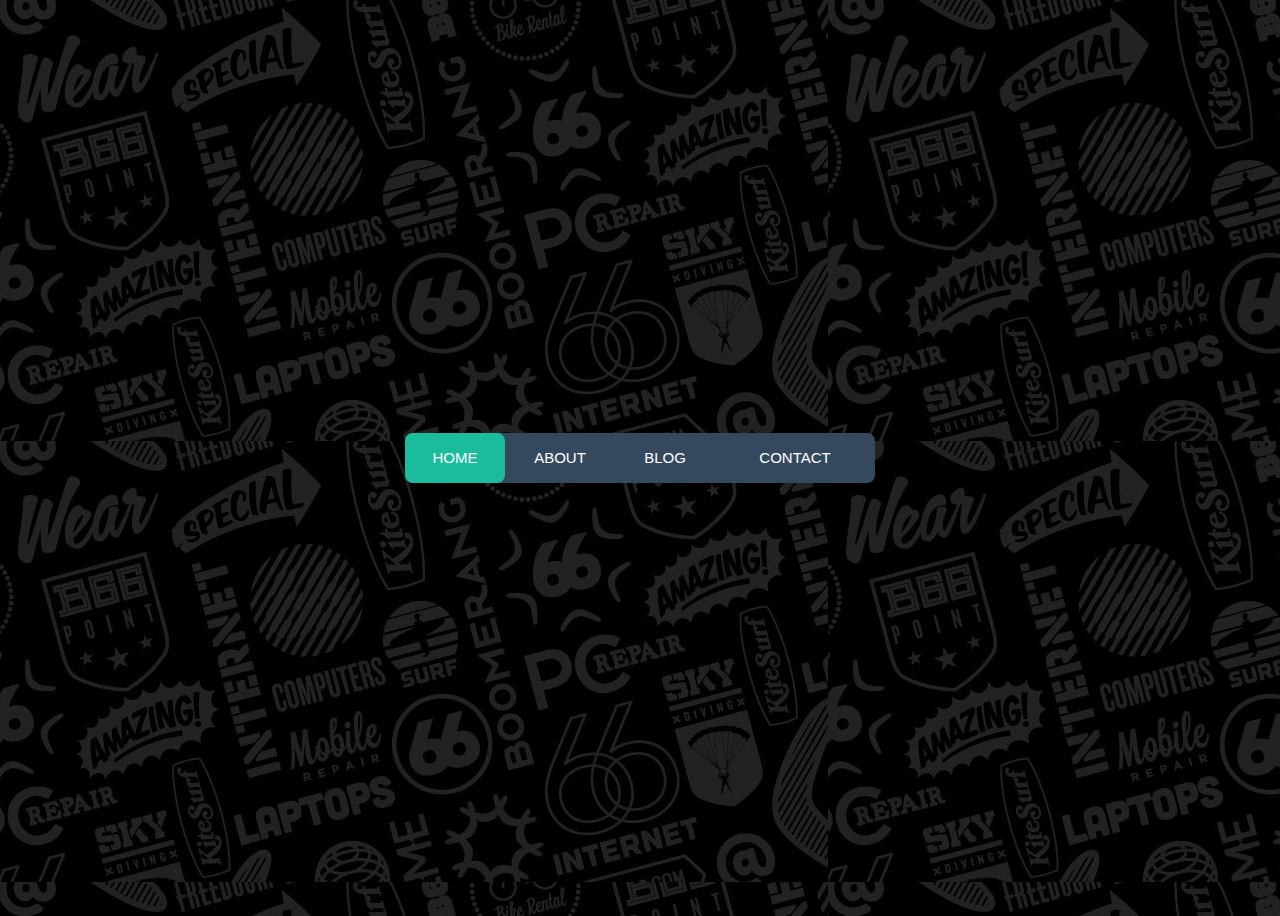
<file: index.html>
<!DOCTYPE html>
<html lang="ru">
<head>
	<meta charset="UTF-8" />
	<meta name="viewport" content="width=device-width, initial-scale=1.0" />
	<meta http-equiv="X-UA-Compatible" content="ie=edge" />
	<title>Aibike</title>
	<link href="style.css" rel="stylesheet" />
	<link rel="icon" href="favicon.ico">
</head>
<body>
	<div>
		<a href="index.html">Home</a>
		<a href="about/index.html">About</a>
		<a href="blog/index.html">Blog</a>
		<a href="https://instagram.com/aib_1ke08">Contact</a>
		<div class="animation start-home"></div>
	  </div>
</body>
</html>
</file>
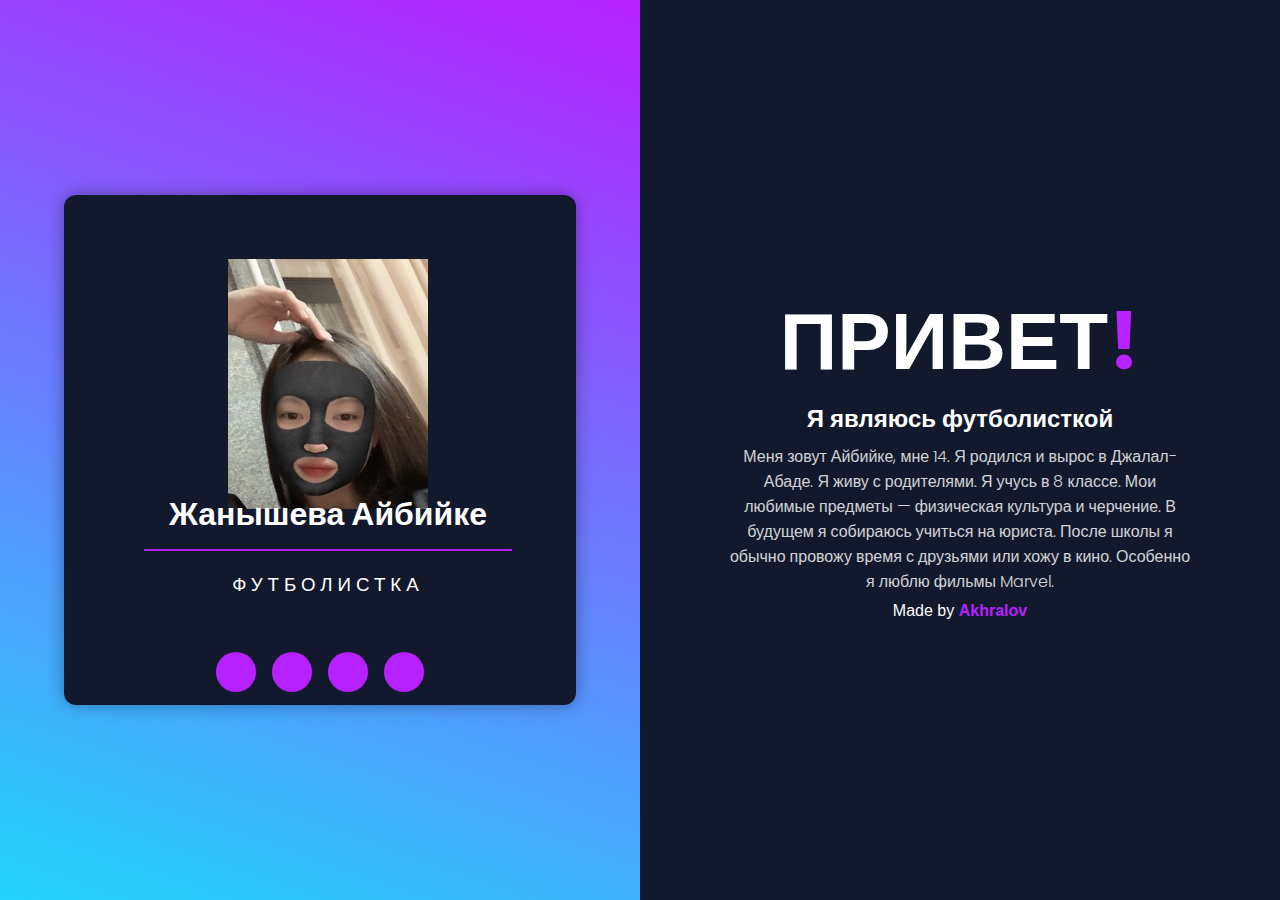
<file: about/index.html>
<!DOCTYPE html>
<html>
  <head>
    <meta charset="utf-8">
    <meta http-equiv="X-UA-Compatible" content="IE=edge">
    <title>Обо мне</title>
    <meta name="viewport" content="width=device-width, initial-scale=1">
    <link rel="stylesheet" href="style.css">
    <link rel="icon" href="favicon.ico">
    <link rel="stylesheet" href="https://cdnjs.cloudflare.com/ajax/libs/font-awesome/5.15.1/css/all.min.css" integrity="sha512-+4zCK9k+qNFUR5X+cKL9EIR+ZOhtIloNl9GIKS57V1MyNsYpYcUrUeQc9vNfzsWfV28IaLL3i96P9sdNyeRssA==" crossorigin="anonymous" />
  </head>
  <body>
    
    <div class = "about-wrapper">
      <div class = "about-left">
        <div class = "about-left-content">
          <div>
            <div class = "shadow">
              <div class = "about-img">
                <img src = "4.jpg" alt = "about image">
              </div>
            </div>

            <h2>Жанышева Айбийке</h2>
            <h3>Футболистка</h3>
          </div>

          <ul class = "icons">
            <li><i class = "fab fa-facebook-f"></i></li>
            <li><i class = "fab fa-twitter"></i></li>
            <li><i class = "fab fa-linkedin"></i></li>
            <li><i class = "fab fa-instagram"></i></li>
          </ul>
        </div>
        
      </div>

      <div class = "about-right">
        <h1>Привет<span>!</span></h1>
        <h2>Я являюсь футболисткой</h2>

        <div class = "about-para">
          <p>Меня зовут Айбийке, мне 14. Я родился и вырос в Джалал-Абаде. Я живу с родителями. Я учусь в 8 классе. Мои любимые предметы — физическая культура и черчение. В будущем я собираюсь учиться на юриста. После школы я обычно провожу время с друзьями или хожу в кино. Особенно я люблю фильмы Marvel. </p>
        <div class="credit">Made by <a href="https://www.learningrobo.com/">Akhralov</a></div>
      </div>
    </div>
  </body>
</html>
</file>
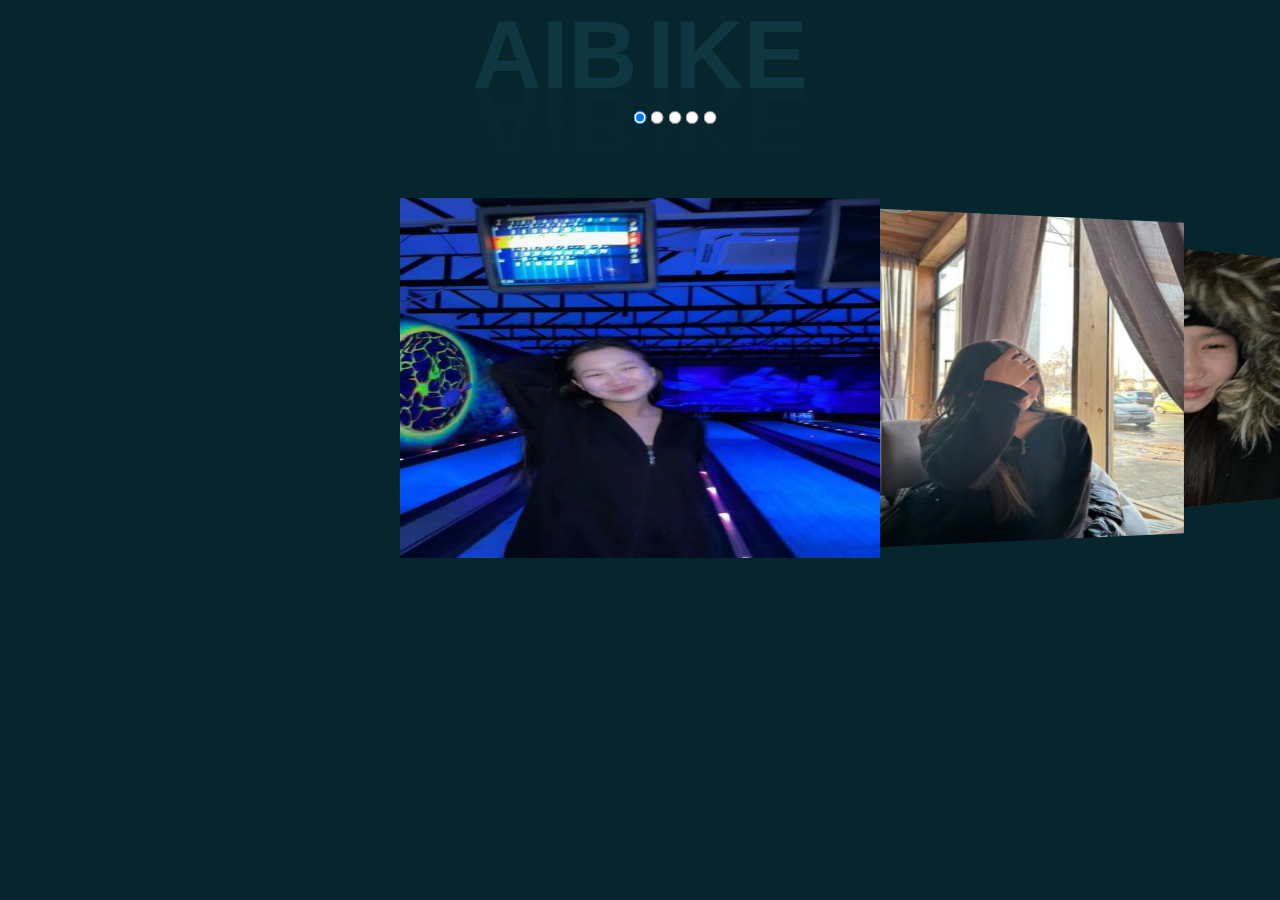
<file: blog/index.html>
<!DOCTYPE html>
<html lang="ru">
<head>
	<meta charset="UTF-8" />
	<meta name="viewport" content="width=device-width, initial-scale=1.0" />
	<meta http-equiv="X-UA-Compatible" content="ie=edge" />
	<title>AIBIKE</title>
	<link href="style.css" rel="stylesheet" />
	<link rel="icon" href="favicon.ico">
</head>
<body>
    <h2>
		<span>AIB</span><span>IKE</span>
	</h2>
	<input type="radio" name="position" checked />
	<input type="radio" name="position" />
	<input type="radio" name="position" />
	<input type="radio" name="position" />
	<input type="radio" name="position" />
	<main id="carousel">
		<div class="item"></div>
		<div class="item"></div>
		<div class="item"></div>
		<div class="item"></div>
		<div class="item"></div>
	<main>
</body>
</html>
</file>
<file: style.css>
body{
	font-family: sans-serif;
	background: #2c3e50;
	background-image: url('images/fon1.png');
	display: flex;
	justify-content: center;
	align-items: center;
	height: 100vh;
  }
  div{
	position: relative;
	width: 470px;
	height: 50px;
	background-color: #34495e;
	border-radius: 8px;
	font-size: 0;
  }
  a{
	line-height: 50px;
	height: 100%;
	font-size: 15px;
	display: inline-block;
	position: relative;
	z-index: 1;
	text-decoration: none;
	text-transform: uppercase;
	text-align: center;
	color: white;
	cursor: pointer;
  }
  .animation {
	position: absolute;
	height: 100%;
	top: 0;
	z-index: 0;
	transition: all .5s ease 0s;
	border-radius: 8px;
  }
  a:nth-child(1){
	width: 100px;
  }
  a:nth-child(2){
	width: 110px;
  }
  a:nth-child(3){
	width: 100px;
  }
  a:nth-child(4){
	width: 160px;
  }

  .start-home, a:nth-child(1):hover~.animation{
	width: 100px;
	left: 0;
	background-color: #1abc9c;
  }
  .start-about, a:nth-child(2):hover~.animation{
	width: 110px;
	left: 100px;
	background-color: #e74c3c;
  }
  .start-blog, a:nth-child(3):hover~.animation{
	width: 100px;
	left: 210px;
	background-color: #3498db;
  }
  .start-portefolio, a:nth-child(4):hover~.animation{
	width: 160px;
	left: 310px;
	background-color: #9b59b6;
  }
</file>
<file: about/style.css>
@import url('https://fonts.googleapis.com/css2?family=Poppins:wght@200;300;400;500;600;700;800&display=swap');

*{
    padding: 0;
    margin: 0;
    box-sizing: border-box;
}
body{
    font-family: 'Poppins', sans-serif;
}
.about-wrapper{
    height: 100vh;
}
.about-left{
    background-color: #21D4FD;
    background-image: linear-gradient(19deg, #21D4FD 0%, #B721FF 100%);
    display: flex;
    flex-direction: column;
    align-items: center;
    justify-content: center;
    height: 100vh;
    color:#fff
}
.about-left-content > div{
    background: #12192c;
    padding: 4rem 4rem 2.5rem 5rem;
    text-align: center;
    
    border-radius: 12px 12px 0 0;
}
.about-left-content{
    box-shadow: 0px 0px 18px -1px rgba(0, 0, 0, 0.39);
    -webkit-box-shadow: 0px 0px 18px -1px rgba(0, 0, 0, 0.39);
    -moz-box-shadow: 0px 0px 18px -1px rgba(0, 0, 0, 0.39);
    border-radius: 12px;
    width:80%;
}
.about-img img{
    display: block;
    width: 200px;
}
.about-img{
    width: 250px;
    height: 250px;
    overflow: hidden;

    transition: all 0.5s ease-in-out;
}
.shadow{
    margin-left: auto;
    margin-right: auto;
    border-radius: 50%;
    width: 200px;
    height: 200px;
}



.about-left-content h2{
    font-size: 2rem;
    margin: 2.2rem 0 0.6rem 0;
    line-height: 1.2;
    padding-bottom: 1rem;
    border-bottom: 2px solid #B721FF;
}
.about-left-content h3{
    text-transform: uppercase;
    font-weight: 300;
    letter-spacing: 5px;
    margin-top: 1.2rem;
}
.icons{
    background: #12192c;
    display: flex;
    justify-content: center;
    padding: 0.8rem 0;
    border-radius: 0 0 12px 12px;
}
.icons li{
    list-style-type: none;
    background: #B721FF;
    color: #fff;
    width: 40px;
    height: 40px;
    margin: 0 0.5rem;
    border-radius: 50%;
    display: flex;
    justify-content: center;
    align-items: center;
    font-size: 1.2rem;
    cursor: pointer;
    transition: all 0.5s ease-in-out;
}
.icons li:hover{
    background: #edffec;
    color: #000;
}
.about-right{
    background: #12192c;
    height: 100vh;
    display: flex;
    flex-direction: column;
    align-items: center;
    justify-content: center;
    padding: 0 5rem;
    text-align: center;
    color:#fff
}
.about-right h1{
    font-size: 5rem;
    text-transform: uppercase;
}
.about-right h1 span{
    color: #B721FF;
}
.about-right h2{
    font-weight: 600;
}
.about-btns{
    display: flex;
    margin: 2rem 0;
}
.btn{
    border: none;
    font-size: 0.9rem;
    text-transform: uppercase;
    border: 2px solid #fff;
    border-radius: 20px;
    padding: 0.55rem 0;
    width: 130px;
    font-weight: 600;
    background: transparent;
    margin: 0 0.5rem;
    cursor: pointer;
    color:#fff
}
.btn.btn-pink{
    background: #B721FF;
    color: #fff;
    border-color: #B721FF;
    transition: all 0.5s ease-in-out;
}
.btn.btn-pink:hover{
    background: transparent;
    border-color: #fff;
    color: #fff;
}
.btn.btn-white{
    transition: all 0.5s ease-in-out;
}
.btn.btn-white:hover{
    background: #B721FF;
    border-color: #B721FF;
    color: #fff;
}
.about-para p{
    font-weight: 300;
    padding: 0.5rem;
    opacity: 0.8;
}

@media screen and (min-width: 992px){
    .about-wrapper{
        display: grid;
        grid-template-columns: repeat(2, 2fr);
    }

    .about-left{
        position: relative;
    }
    .about-left-content{
        position: absolute;
        width:80%
    
    }
}
.credit{
    text-align: center;
    color: #fff;
    font-family: 'Trebuchet MS', 'Lucida Sans Unicode', 'Lucida Grande', 'Lucida Sans', Arial, sans-serif;
}
.credit a{
    text-decoration: none;
    color:#B721FF;
    font-weight: bold;
}
</file>
<file: blog/style.css>
body{
	height: 600px;
	margin: 0;
	display: grid;
	grid-template-rows: 500px 100px;
	align-items: center;
	justify-items: center;
	display: block;
	height: 100vh;
	background: #07252d;
}


*{
	margin: 0;
	padding: 0;
	box-sizing: border-box;
	font-family: arial;
  }

  h2{
	position: relative;
	font-size: 6em;
	color: #0e3742;
	text-align: center;
	-webkit-box-reflect: below -42px linear-gradient(transparent, #0004);
  }
  span{
	animation: animate 5s linear infinite;
	margin: 0 5px; 
  }
  span:nth-child(even){
	animation-delay: 0.4s;
  }
  @keyframes animate{
	0%, 18%, 20%, 50.1%, 60%, 65.1%, 80%, 90.1%, 92%
	{
	  color: #0e3742;
	  text-shadow: none;
	}
	18.1%, 20.1%, 30%, 50%, 60.1%, 65%, 80.1%, 90%, 92.1%, 100%
	{
	  color: #fff;
	  text-shadow: 0 0 10px #03bcf4,
	  0 0 20px #ff0000,
	  0 0 40px #ff2e70,
	  0 0 80px #b3f900,
	  0 0 160px #ff00aa,
	  0 0 400px #00ffe1;
	}
  }
  

main#carousel{
	grid-row: 2 / 2;
	grid-column: 2 / 8;
	width: 100vw;
	height: 500px;
	display: flex;
	align-items: center;
	justify-content: center;
	overflow: hidden;
	transform-style: preserve-3d;
	perspective: 700px;
	--items: 5;
	--middle: 4;
	--position: 2;
	pointer-events: none;
}
div.item{
	position: absolute;
	width: 480px;
	height: 360px;
	background-color: coral;
	--r: calc(var(--position) - var(--offset));
	--abs: max(calc(var(--r) * -1), var(--r));
	transition: all 0.25s linear;
	transform: rotateY(calc(-10deg * var(--r))) translateX(calc(-400px * var(--r)));
	z-index: calc((var(--position) - var(--abs)));
}
div.item:nth-of-type(1){
	--offset: 1;
	background-size: 100% 100%;
	background-image: url(images/1.jpg);
}
div.item:nth-of-type(2){
	--offset: 2;
	background-size: 100% 100%;
	background-image: url(images/2.jpg);
}
div.item:nth-of-type(3){
	--offset: 3;
	background-size: 100% 100%;
	background-image: url(images/3.jpg);
}
div.item:nth-of-type(4){
	--offset: 4;
    background-size: 100% 100%;
	background-image: url(images/4.jpg);
}
div.item:nth-of-type(5){
	--offset: 5;
	background-size: 100% 100%;
	background-image: url(images/5.jpg);
}
input:nth-of-type(1){
	position: relative;
	left: 50%;
	transform: translate(-50%, 0);
}
input:nth-of-type(1):checked~main#carousel{
	--position: 1;
}
input:nth-of-type(2){
	position: relative;
	left: 50%;
	transform: translate(-50%, 0);
}
input:nth-of-type(2):checked~main#carousel{
	--position: 2;
	position: relative;
	left: 50%;
	transform: translate(-50%, 0);
}
input:nth-of-type(3) {
	position: relative;
	left: 50%;
	transform: translate(-50%, 0);
}
input:nth-of-type(3):checked~main#carousel{
	--position: 3;
}
input:nth-of-type(4){
	position: relative;
	left: 50%;
	transform: translate(-50%, 0);
}
input:nth-of-type(4):checked~main#carousel{
	--position: 4;
}
input:nth-of-type(5){
	position: relative;
	left: 50%;
	transform: translate(-50%, 0);
}

input:nth-of-type(5):checked~main#carousel {
	--position: 5;
}
</file>
